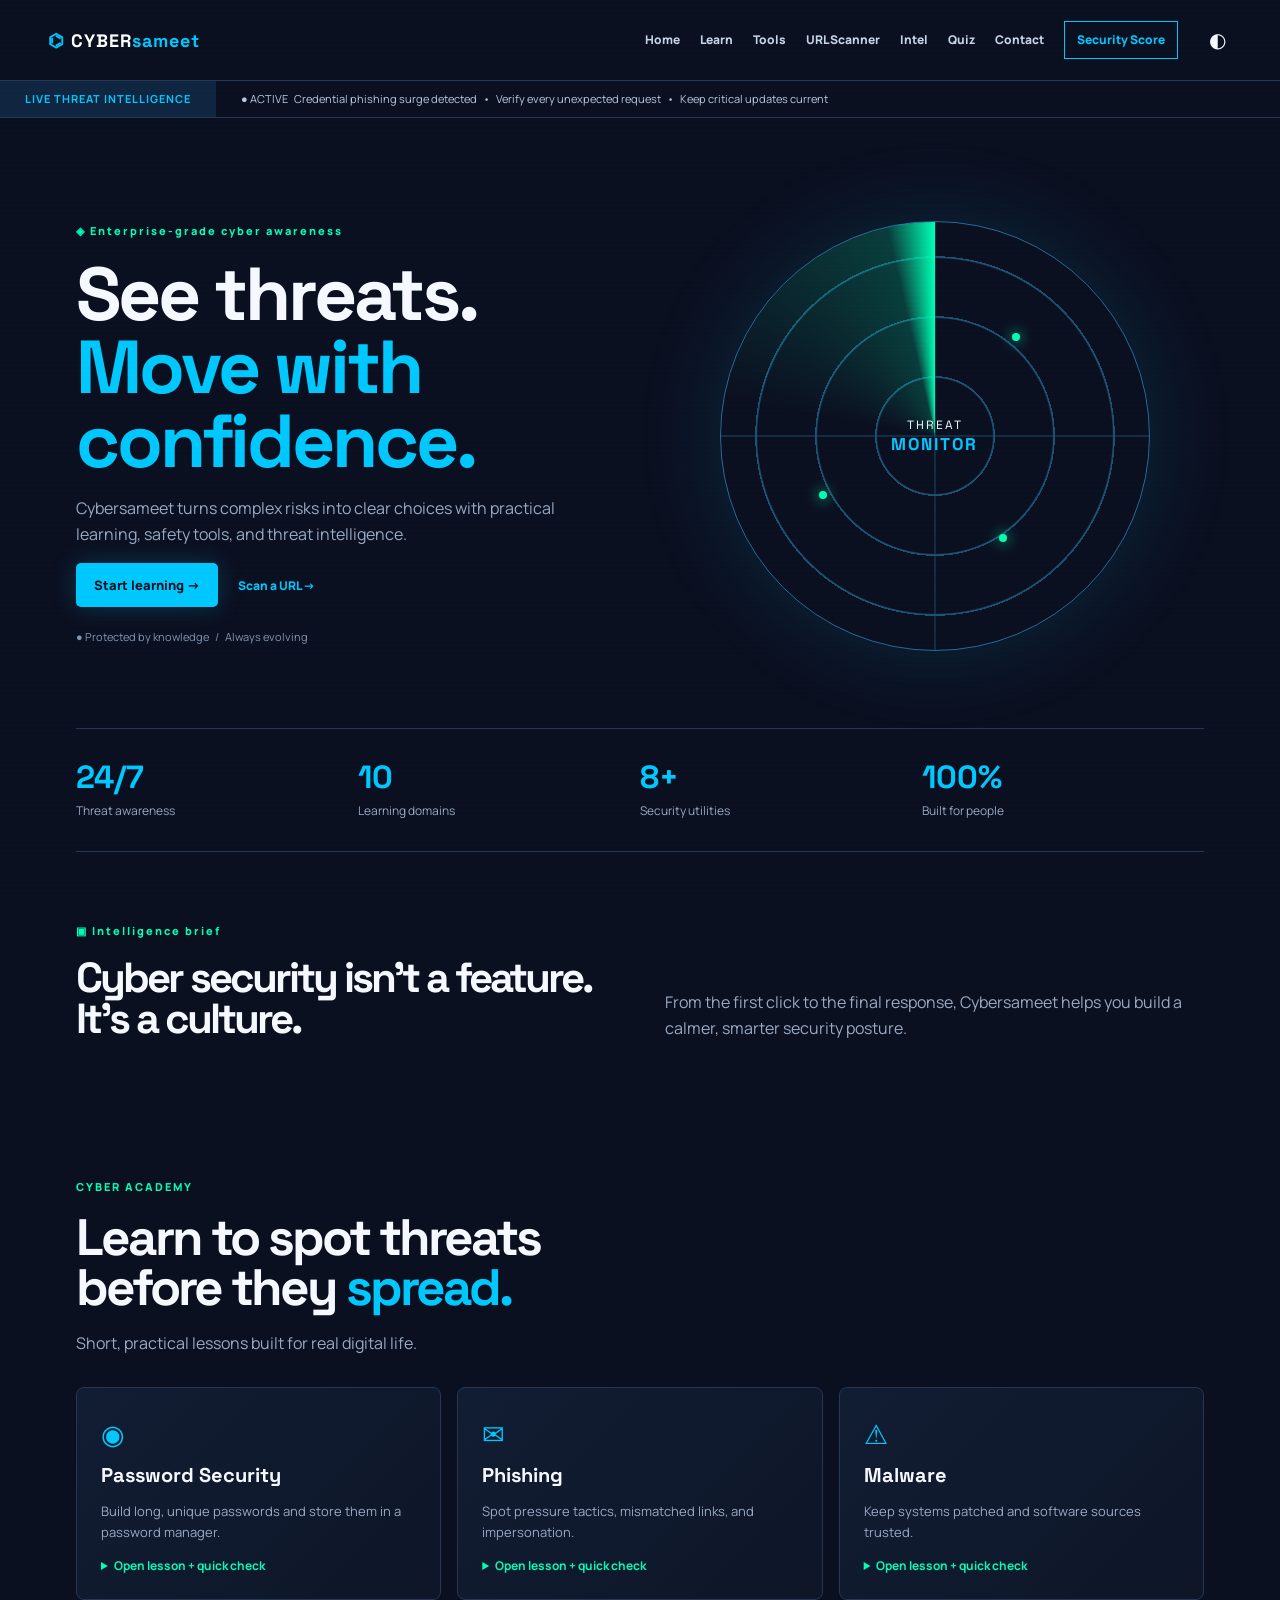
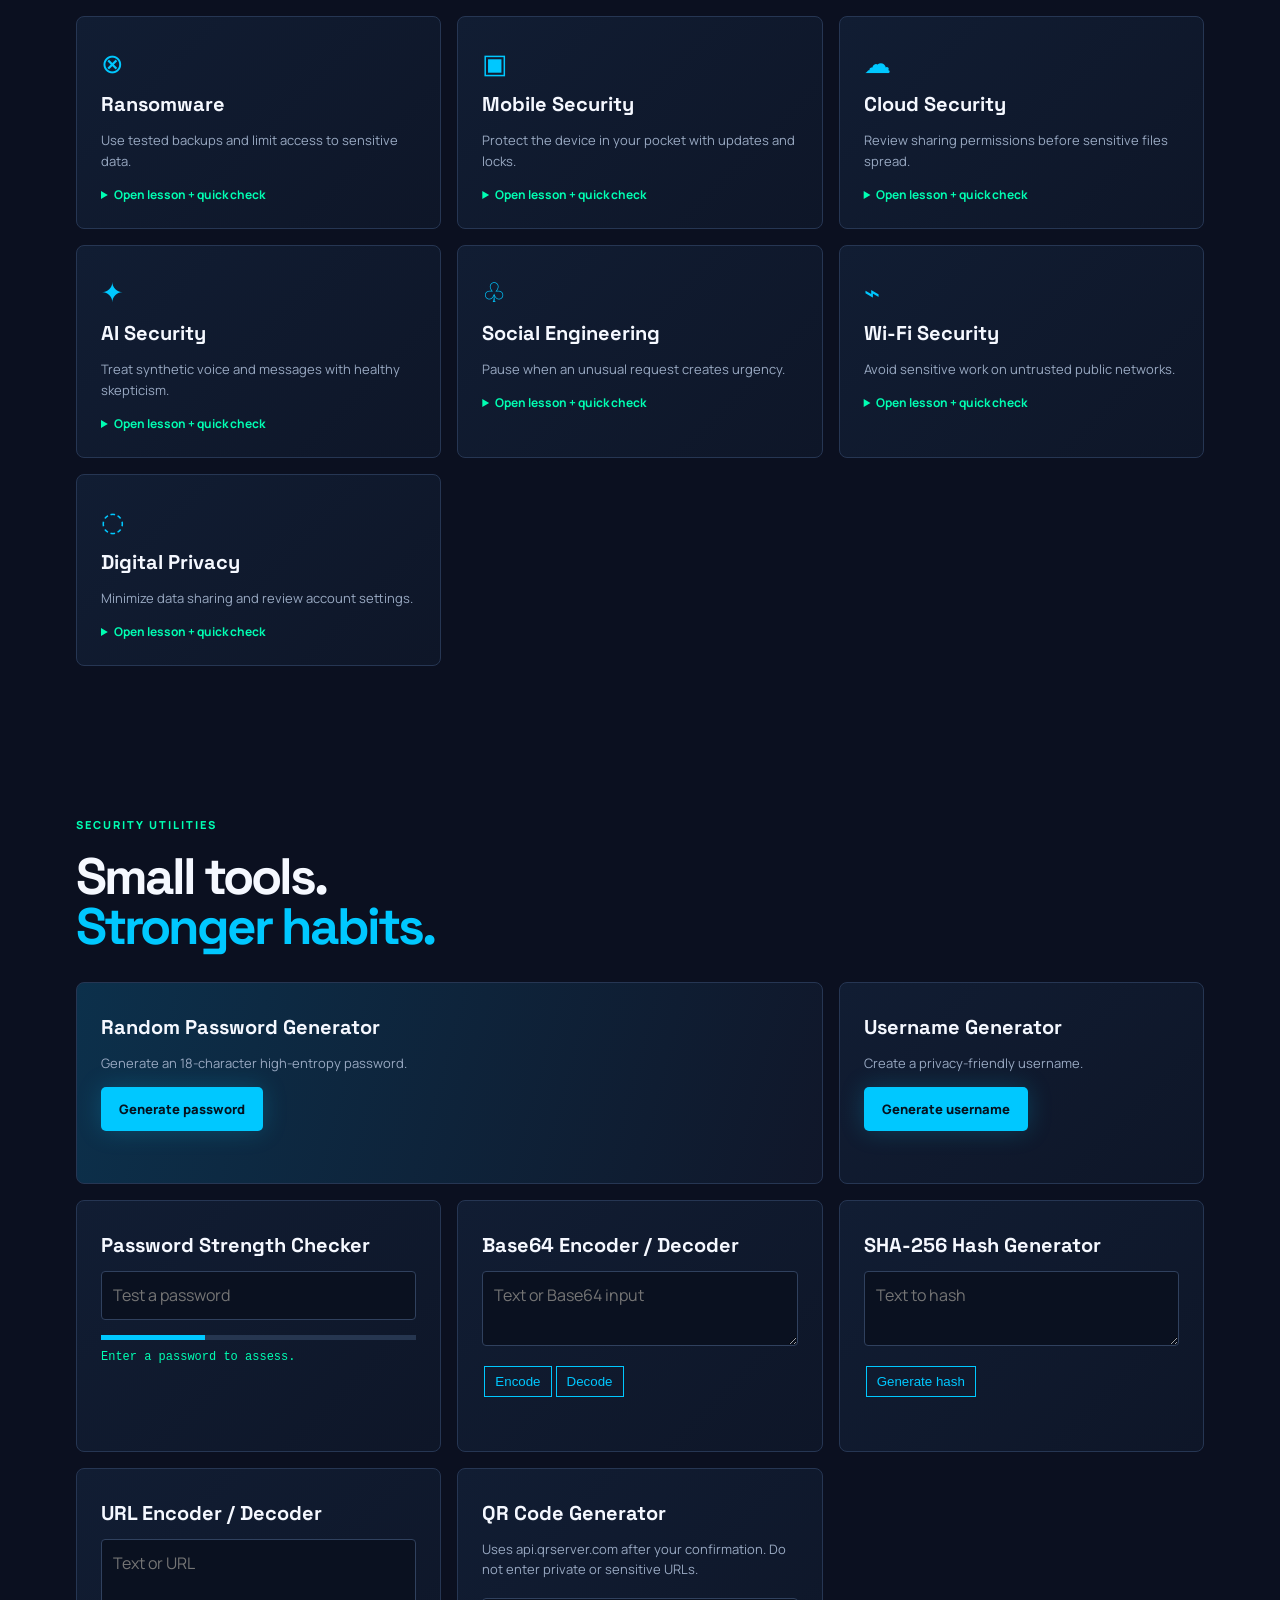
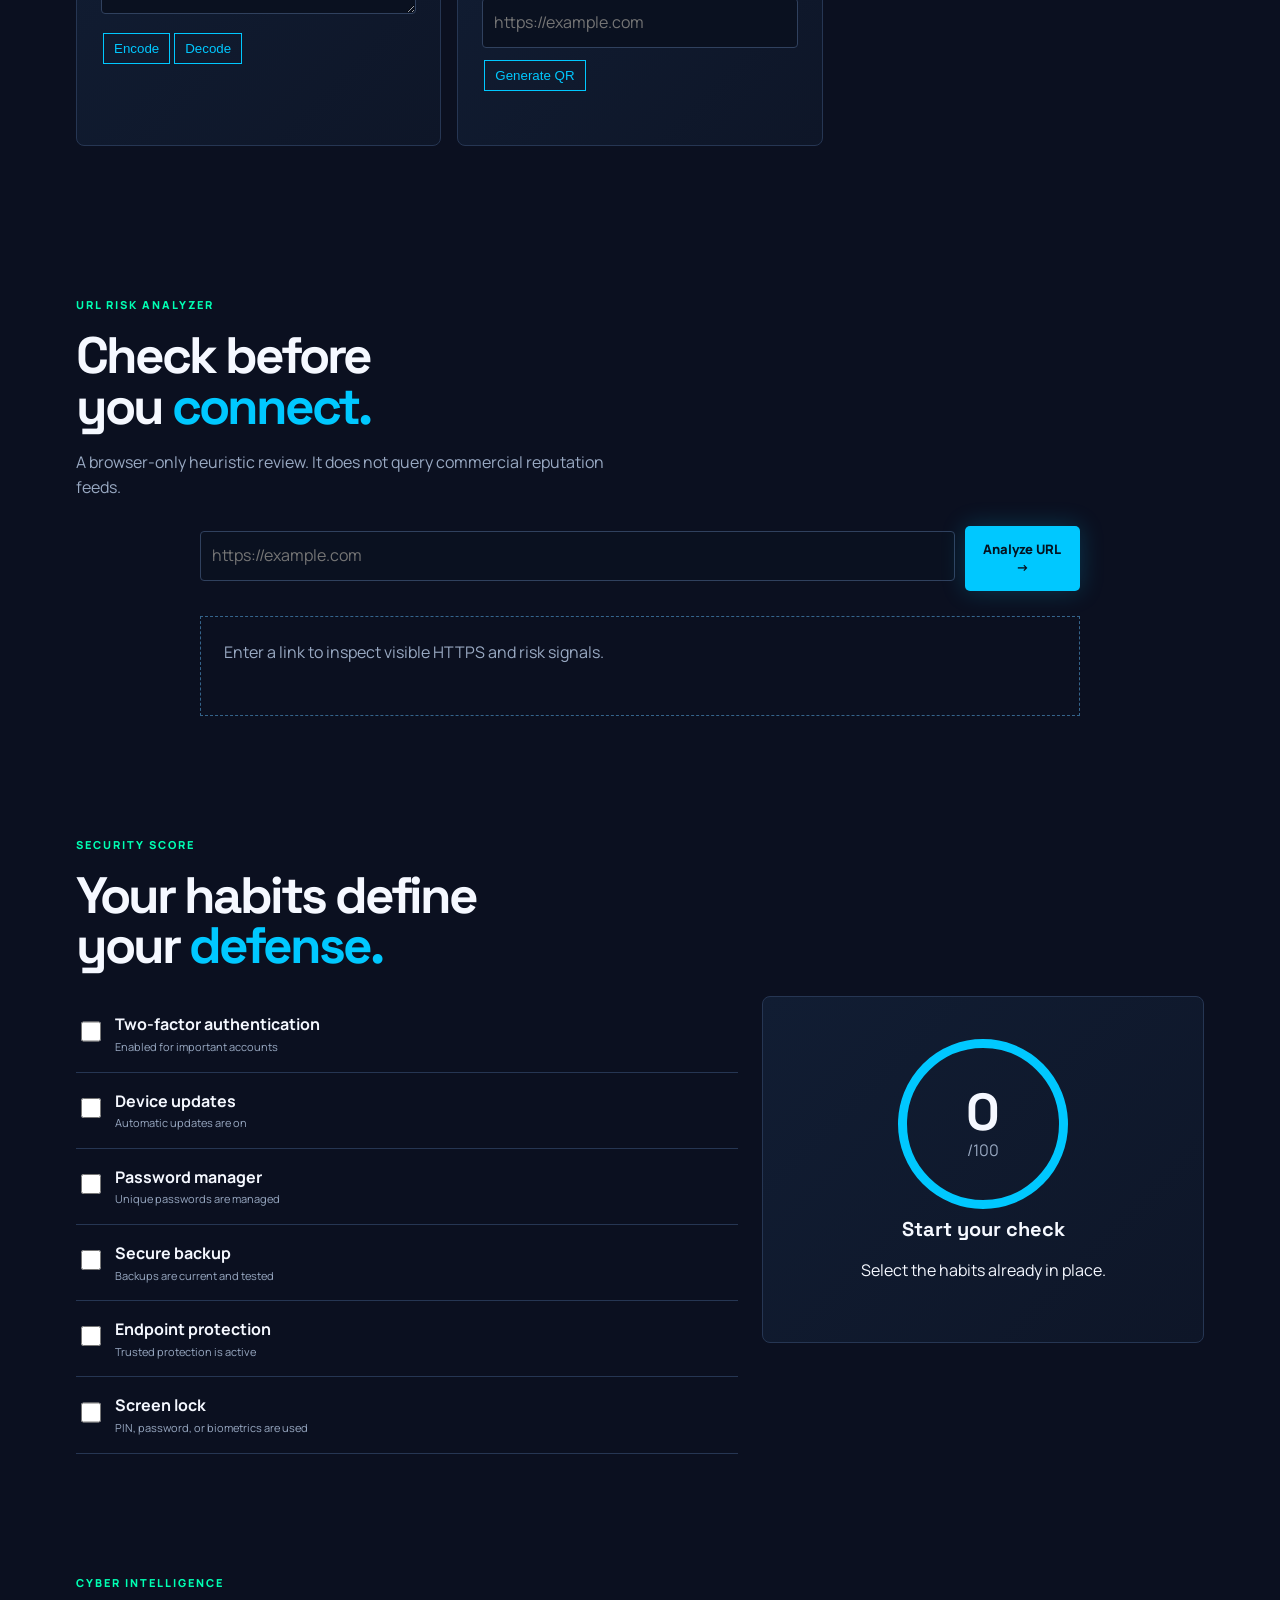
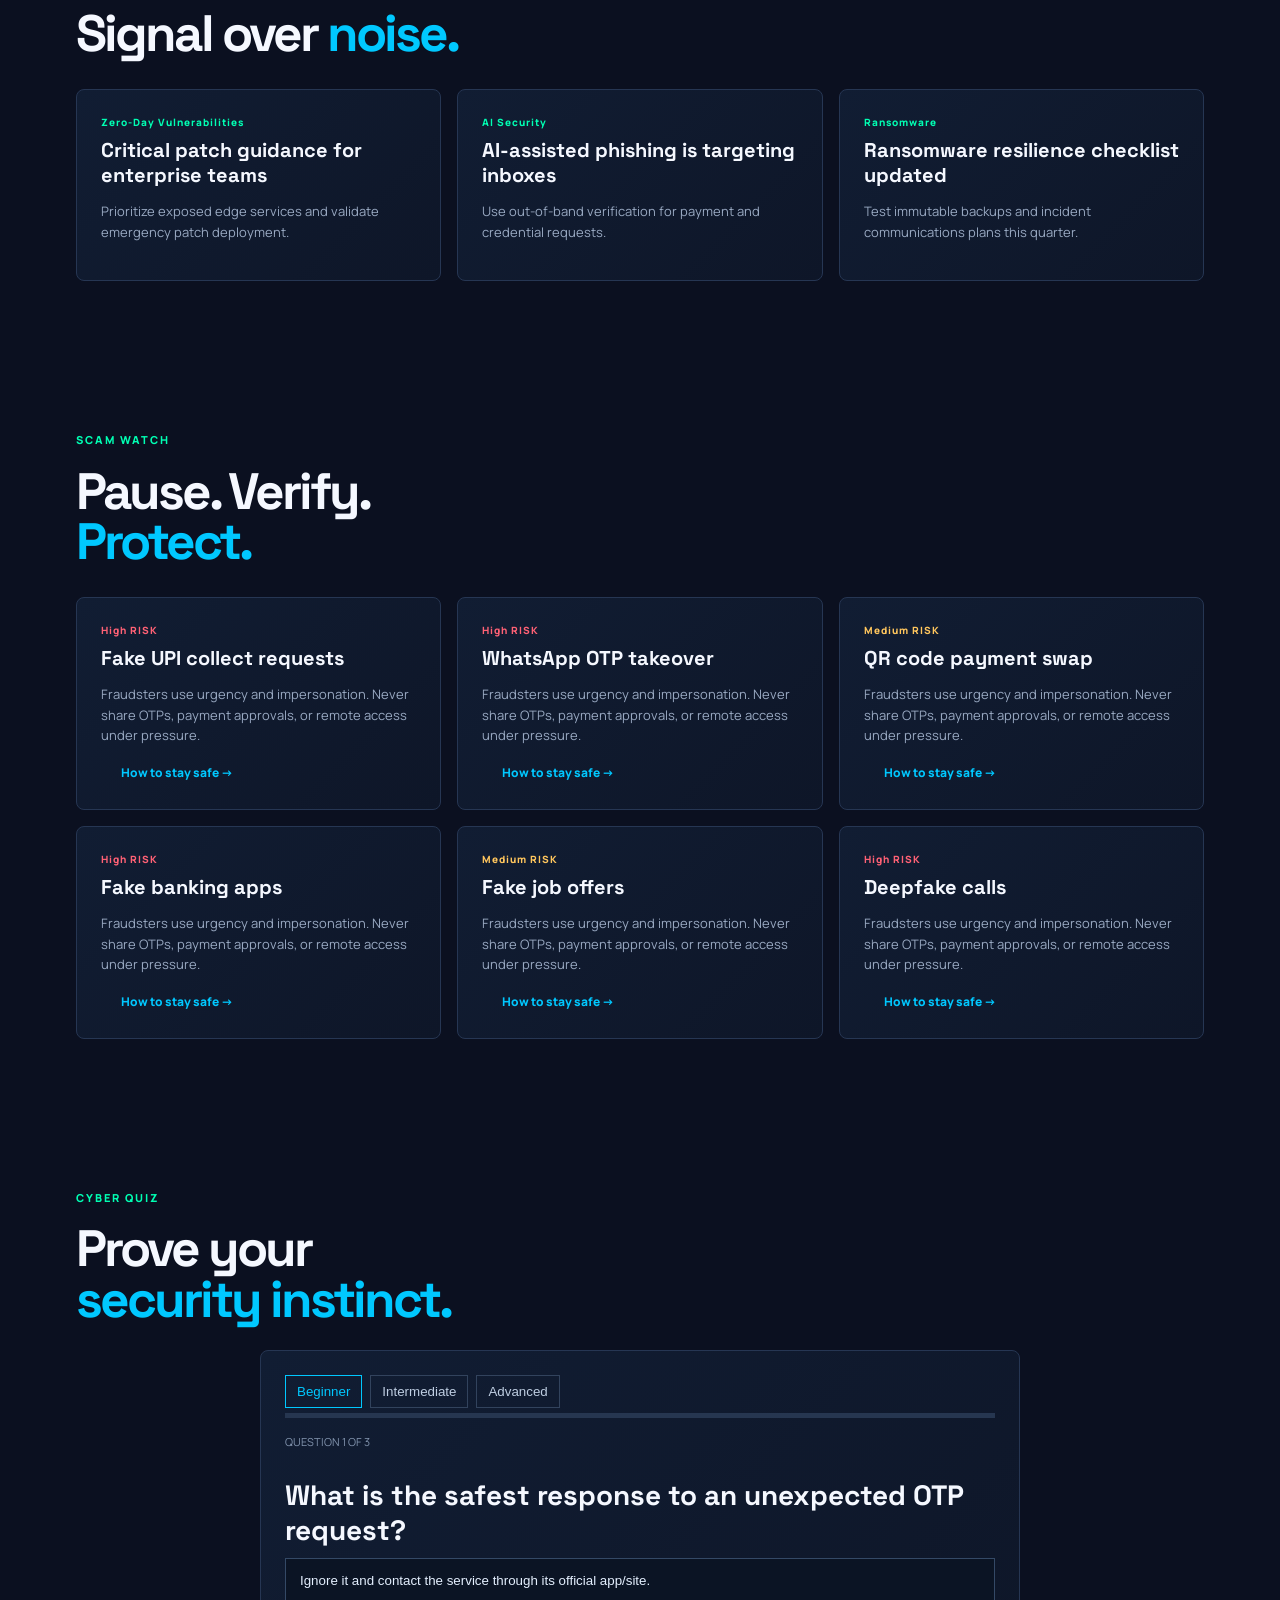
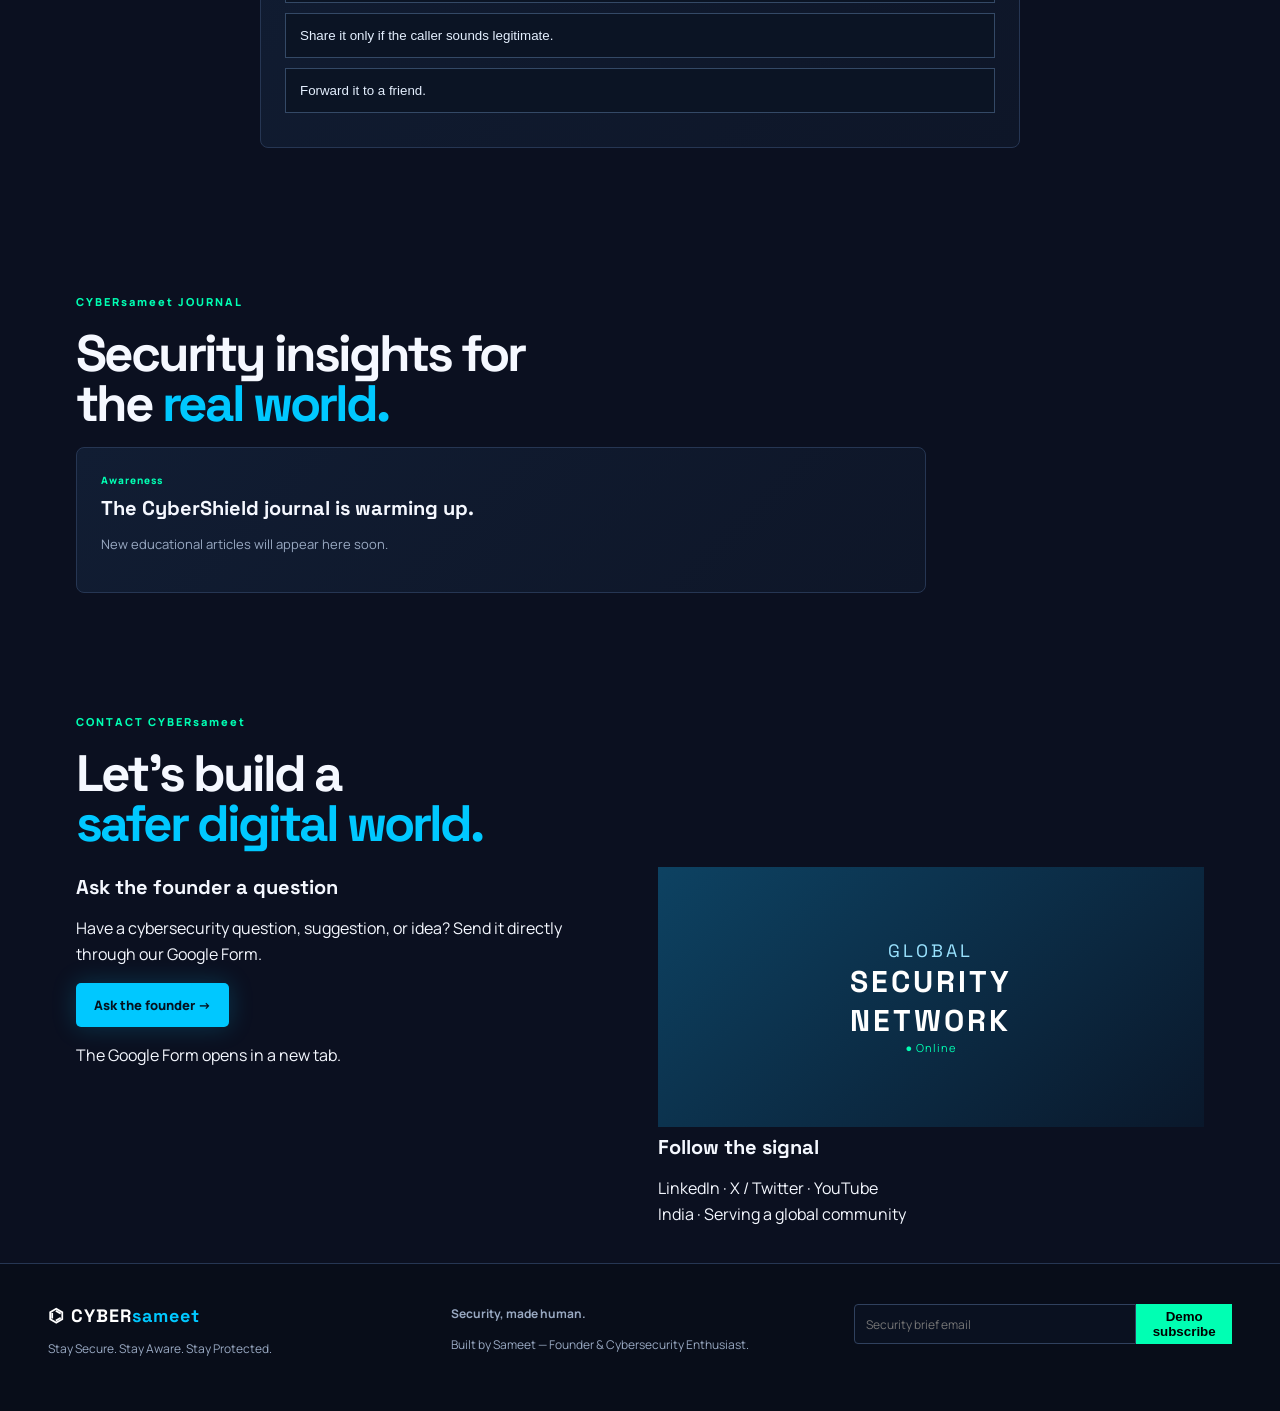
<file: index.html>
<!doctype html>
<html lang="en">
<head>
  <meta charset="utf-8">
  <meta name="viewport" content="width=device-width,initial-scale=1">
  <meta name="theme-color" content="#0b1020">
  <meta name="description" content="Cybersameet — browser-only security awareness learning and utilities.">
  <title>Cybersameet | Stay secure</title>
  <link rel="preconnect" href="https://fonts.googleapis.com">
  <link href="https://fonts.googleapis.com/css2?family=Manrope:wght@400;500;600;700;800&family=Space+Grotesk:wght@500;600;700&display=swap" rel="stylesheet">
  <link rel="manifest" href="manifest.webmanifest"><link rel="stylesheet" href="style.css">
</head>
<body>
  <div class="scanline"></div>
  <header><a class="brand" href="#home"><span>⌬</span> CYBER<b>sameet</b></a><button class="menu" aria-label="Toggle menu">☰</button><nav><a href="#home">Home</a><a href="#learn">Learn</a><a href="#tools">Tools</a><a href="#scanner">URL Scanner</a><a href="#news">Intel</a><a href="#quiz">Quiz</a><a href="#contact">Contact</a><a class="score-link" href="#score">Security Score</a></nav><button id="theme" aria-label="Toggle color mode">◐</button></header>
  <div class="ticker"><b>LIVE THREAT INTELLIGENCE</b><span>● ACTIVE &nbsp; Credential phishing surge detected &nbsp; • &nbsp; Verify every unexpected request &nbsp; • &nbsp; Keep critical updates current</span></div>
  <main>
    <section id="home" class="hero"><div><p class="eyebrow">◈ Enterprise-grade cyber awareness</p><h1>See threats.<br><em>Move with confidence.</em></h1><p class="lead">Cybersameet turns complex risks into clear choices with practical learning, safety tools, and threat intelligence.</p><p><a class="button" href="#learn">Start learning →</a><a class="plain" href="#scanner">Scan a URL →</a></p><small>● Protected by knowledge &nbsp; / &nbsp; Always evolving</small></div><div class="radar"><i></i><strong>THREAT<br><b>MONITOR</b></strong><span class="n one"></span><span class="n two"></span><span class="n three"></span></div></section>
    <section class="stats"><div><b>24/7</b><span>Threat awareness</span></div><div><b>10</b><span>Learning domains</span></div><div><b>8+</b><span>Security utilities</span></div><div><b>100%</b><span>Built for people</span></div></section>
    <section class="intro"><div><p class="eyebrow">▣ Intelligence brief</p><h2>Cyber security isn’t a feature.<br>It’s a culture.</h2></div><p>From the first click to the final response, Cybersameet helps you build a calmer, smarter security posture.</p></section>
    <section id="learn"><p class="eyebrow">CYBER ACADEMY</p><h2>Learn to spot threats<br>before they <em>spread.</em></h2><p class="lead">Short, practical lessons built for real digital life.</p><div class="grid lessons" id="lessons"></div></section>
    <section id="tools"><p class="eyebrow">SECURITY UTILITIES</p><h2>Small tools.<br><em>Stronger habits.</em></h2><div class="grid tools"><article class="wide"><h3>Random Password Generator</h3><p>Generate an 18-character high-entropy password.</p><button class="button" data-action="password">Generate password</button><output></output></article><article><h3>Username Generator</h3><p>Create a privacy-friendly username.</p><button class="button" data-action="username">Generate username</button><output></output></article><article><h3>Password Strength Checker</h3><input id="strength" type="password" placeholder="Test a password"><div class="bar"><i></i></div><output>Enter a password to assess.</output></article><article><h3>Base64 Encoder / Decoder</h3><textarea id="base64" placeholder="Text or Base64 input"></textarea><button data-action="encode">Encode</button><button data-action="decode">Decode</button><output></output></article><article><h3>SHA-256 Hash Generator</h3><textarea id="hash" placeholder="Text to hash"></textarea><button data-action="hash">Generate hash</button><output></output></article><article><h3>URL Encoder / Decoder</h3><textarea id="urlcode" placeholder="Text or URL"></textarea><button data-action="urlencode">Encode</button><button data-action="urldecode">Decode</button><output></output></article><article><h3>QR Code Generator</h3><p>Uses api.qrserver.com after your confirmation. Do not enter private or sensitive URLs.</p><input id="qr" type="url" placeholder="https://example.com"><button data-action="qr">Generate QR</button><output></output></article></div></section>
    <section id="scanner"><p class="eyebrow">URL RISK ANALYZER</p><h2>Check before<br>you <em>connect.</em></h2><p class="lead">A browser-only heuristic review. It does not query commercial reputation feeds.</p><form class="scan"><input id="scanurl" type="url" required placeholder="https://example.com"><button class="button">Analyze URL →</button></form><div class="results" id="scanresults">Enter a link to inspect visible HTTPS and risk signals.</div></section>
    <section id="score"><p class="eyebrow">SECURITY SCORE</p><h2>Your habits define<br>your <em>defense.</em></h2><div class="score-wrap"><div class="checklist" id="checks"></div><aside><div class="ring"><b id="scoreNumber">0</b><span>/100</span></div><h3 id="scoreTitle">Start your check</h3><p id="scoreAdvice">Select the habits already in place.</p></aside></div></section>
    <section id="news"><p class="eyebrow">CYBER INTELLIGENCE</p><h2>Signal over <em>noise.</em></h2><div class="grid" id="newsCards"></div></section>
    <section id="scams"><p class="eyebrow">SCAM WATCH</p><h2>Pause. Verify.<br><em>Protect.</em></h2><div class="grid" id="scamCards"></div></section>
    <section id="quiz"><p class="eyebrow">CYBER QUIZ</p><h2>Prove your<br><em>security instinct.</em></h2><div class="quiz"><div class="levels"><button class="active" data-level="Beginner">Beginner</button><button data-level="Intermediate">Intermediate</button><button data-level="Advanced">Advanced</button></div><div class="bar"><i id="progress"></i></div><div id="question"></div><div id="quizDone" hidden><p class="eyebrow">ASSESSMENT COMPLETE</p><h3>Your score: <em id="quizScore"></em></h3><p id="certText"></p><button class="button" onclick="print()">Print certificate</button></div></div></section>
    <section id="blog"><p class="eyebrow">CYBERsameet JOURNAL</p><h2>Security insights for<br>the <em>real world.</em></h2><div class="blog" id="blogPosts"></div></section>
    <section id="contact"><p class="eyebrow">CONTACT CYBERsameet</p><h2>Let’s build a<br><em>safer digital world.</em></h2><div class="contact"><div class="founder-question"><h3>Ask the founder a question</h3><p>Have a cybersecurity question, suggestion, or idea? Send it directly through our Google Form.</p><a class="button" href="https://docs.google.com/forms/d/e/1FAIpQLSczYGS56IKVWkaY8ndswyCOEdQjepOalvnsc1PfWg9QPXY3Cw/viewform?usp=publish-editor" target="_blank" rel="noopener noreferrer">Ask the founder →</a><p class="question-note">The Google Form opens in a new tab.</p></div><aside><div class="map">GLOBAL<br><b>SECURITY<br>NETWORK</b><span>● Online</span></div><h3>Follow the signal</h3><p>LinkedIn · X / Twitter · YouTube<br>India · Serving a global community</p></aside></div></section>
  </main>
  <footer><div><a class="brand" href="#home">⌬ CYBER<b>sameet</b></a><p>Stay Secure. Stay Aware. Stay Protected.</p></div><div><b>Security, made human.</b><p>Built by Sameet — Founder & Cybersecurity Enthusiast.</p></div><form id="subscribe"><input type="email" required placeholder="Security brief email"><button>Demo subscribe</button></form></footer>
  <div id="toast" role="status"></div><script src="app.js"></script>
</body>
</html>
</file>
<file: style.css>
:root{--bg:#0b1020;--panel:#111a2e;--line:#263653;--text:#f5f8ff;--muted:#99a9c2;--blue:#00c8ff;--green:#00ffb3;--sans:Manrope,Arial,sans-serif;--display:'Space Grotesk',sans-serif}*{box-sizing:border-box}html{scroll-behavior:smooth}body{margin:0;background:var(--bg);color:var(--text);font-family:var(--sans);line-height:1.6}.scanline{position:fixed;inset:0;pointer-events:none;opacity:.09;z-index:10;background:repeating-linear-gradient(0deg,transparent 0 4px,#00c8ff 5px);mix-blend-mode:overlay}header{height:80px;display:flex;align-items:center;gap:25px;max-width:1240px;padding:0 28px;margin:auto}.brand{font:700 18px var(--display);letter-spacing:1px;color:white;text-decoration:none}.brand span,.brand b{color:var(--blue)}nav{margin-left:auto;display:flex;align-items:center;gap:20px}nav a,.plain{font-size:12px;font-weight:800;color:#c7d4e7;text-decoration:none}.score-link{border:1px solid var(--blue);padding:8px 12px;color:var(--blue)!important}.menu,#theme{border:0;background:none;color:var(--text);font-size:20px;cursor:pointer}.menu{display:none;margin-left:auto}.ticker{height:38px;border-block:1px solid var(--line);display:flex;align-items:center;gap:25px;overflow:hidden;font-size:11px;color:#b9c8dd}.ticker b{height:100%;display:flex;align-items:center;background:#102640;color:var(--blue);padding:0 25px;white-space:nowrap;letter-spacing:1px}.ticker span{white-space:nowrap;animation:move 24s linear infinite}main{max-width:1184px;padding:0 28px;margin:auto}section{padding:100px 0 20px}.hero{min-height:610px;display:grid;grid-template-columns:1fr 1fr;align-items:center;gap:50px;padding-top:45px}.eyebrow{margin:0;font-size:11px;letter-spacing:2px;color:var(--green);font-weight:800}.hero h1,h2{font:700 clamp(38px,6vw,75px)/.98 var(--display);letter-spacing:-3px;margin:18px 0}h2{font-size:clamp(34px,4vw,55px)}em{font-style:normal;color:var(--blue)}.lead{font-size:16px;color:var(--muted);max-width:570px}.button{display:inline-block;background:var(--blue);border:0;border-radius:5px;padding:13px 18px;color:#05121f;text-decoration:none;font:800 13px var(--sans);cursor:pointer;box-shadow:0 0 25px #00c8ff35}.button:hover,button:hover{filter:brightness(1.1);transform:translateY(-1px)}.plain{margin-left:20px;color:var(--blue)}small{color:#8294ae;font-size:11px}.radar{width:min(430px,90vw);aspect-ratio:1;border:1px solid #286a96;border-radius:50%;position:relative;overflow:hidden;margin:auto;background:repeating-radial-gradient(circle,transparent 0 19%,#1d5274 19.4% 19.8%),linear-gradient(90deg,transparent 49.8%,#1d5274 50%,transparent 50.2%),linear-gradient(0deg,transparent 49.8%,#1d5274 50%,transparent 50.2%);box-shadow:0 0 90px #00c8ff20}.radar i{position:absolute;inset:-1px;background:conic-gradient(transparent 280deg,#00ffb330 347deg,#00ffb3 360deg);animation:spin 5s linear infinite}.radar strong{position:absolute;inset:0;display:grid;place-content:center;text-align:center;font:12px var(--display);letter-spacing:2px}.radar strong b{font-size:17px;color:var(--blue)}.n{position:absolute;width:8px;height:8px;border-radius:50%;background:var(--green);box-shadow:0 0 14px var(--green);animation:pulse 1.8s infinite}.one{top:26%;left:68%}.two{top:63%;left:23%;animation-delay:.6s}.three{top:73%;left:65%;animation-delay:1s}.stats{display:grid;grid-template-columns:repeat(4,1fr);border-block:1px solid var(--line);padding:28px 0;margin:0 0 70px}.stats b{display:block;color:var(--blue);font:700 32px var(--display)}.stats span{font-size:12px;color:var(--muted)}.intro{display:grid;grid-template-columns:1fr 1fr;gap:50px;padding-top:0}.intro h2{font-size:42px}.intro>p{color:var(--muted);align-self:end}.grid{display:grid;grid-template-columns:repeat(3,1fr);gap:16px;margin:30px 0}.grid article,.blog article,.quiz,.score-wrap aside,.adminforms form{padding:24px;border:1px solid var(--line);border-radius:8px;background:linear-gradient(135deg,#111d33,#0e1628)}h3{font:700 20px/1.25 var(--display);margin:8px 0}article p{font-size:13px;color:var(--muted)}.lesson .icon{font-size:27px;color:var(--blue)}details{font-size:12px;color:#dbe8f8}summary{color:var(--green);font-weight:700;cursor:pointer}.tools .wide{grid-column:span 2;background:linear-gradient(105deg,#0c304b,#10172a)}input,textarea{width:100%;padding:11px;background:#0a1120;border:1px solid #30415e;color:var(--text);font:inherit;border-radius:4px;outline:0;margin:5px 0 10px}textarea{min-height:75px;resize:vertical}input:focus,textarea:focus{border-color:var(--blue)}.tools button:not(.button){border:1px solid var(--blue);background:none;color:var(--blue);padding:7px 10px;margin:2px;cursor:pointer}.tools output{display:block;min-height:20px;color:var(--green);font:12px ui-monospace,monospace;overflow-wrap:anywhere;margin-top:8px}.bar{height:5px;background:#263650;margin:5px 0 10px}.bar i{display:block;width:33%;height:100%;background:var(--blue);transition:.3s}.scan{display:flex;gap:10px;max-width:880px;margin:25px auto}.results{max-width:880px;margin:auto;padding:23px;border:1px dashed #35648b;color:var(--muted);min-height:100px}.result-grid{display:grid;grid-template-columns:repeat(3,1fr);gap:10px}.result-grid div{background:#0c1424;padding:11px;font-size:12px}.result-grid b{display:block;color:var(--green);margin-top:5px}.score-wrap{display:grid;grid-template-columns:1.2fr .8fr;gap:24px;margin-top:25px}.check{display:flex;gap:14px;padding:16px 5px;border-bottom:1px solid var(--line);cursor:pointer}.check input{width:20px;accent-color:var(--green)}.check b,.check small{display:block}.check small{color:var(--muted);font-size:11px}.score-wrap aside{text-align:center;align-self:start;padding:42px}.ring{width:170px;height:170px;display:grid;place-content:center;border:9px solid var(--blue);border-radius:50%;margin:auto}.ring b{font:700 52px/1 var(--display)}.ring span{color:var(--muted)}.quiz{max-width:760px;margin:25px auto}.levels{display:flex;gap:8px}.levels button{background:none;border:1px solid #32435d;padding:8px 11px;color:#bfcee2;cursor:pointer}.levels .active{border-color:var(--blue);color:var(--blue)}#question h3{font-size:28px;margin-top:25px}#question button{display:block;width:100%;padding:14px;margin:10px 0;text-align:left;background:#0b1424;border:1px solid #344966;color:#e4effe;cursor:pointer}.blog{display:grid;gap:15px;max-width:850px}.tag{font-size:10px;color:var(--green);font-weight:800;letter-spacing:1px}.contact{display:grid;grid-template-columns:1fr 1fr;gap:35px}.contact form{display:grid;gap:8px}.contact label{font-size:12px;color:#b7c8dc}.map{min-height:260px;display:grid;place-content:center;text-align:center;background:linear-gradient(140deg,#0d4262,#0a182b),repeating-linear-gradient(45deg,transparent 0 35px,#00c8ff18 36px 38px);font:18px var(--display);letter-spacing:3px;color:#9ae3ff}.map b{font-size:30px;color:white}.map span{display:block;color:var(--green);font:11px var(--sans);letter-spacing:1px}.admin{margin-bottom:85px}.admin>p:not(.eyebrow){color:var(--muted)}#adminLogin{max-width:400px}.dashstats{display:grid;grid-template-columns:repeat(3,1fr);gap:10px;margin:25px 0}.dashstats div{padding:15px;background:#111b30;border:1px solid var(--line);font-size:12px;color:var(--muted)}.dashstats b{display:block;font:700 28px var(--display);color:var(--blue)}.adminforms{display:grid;grid-template-columns:1fr 1fr;gap:15px}.adminforms form{display:grid;gap:8px}.adminforms button,#logout{padding:10px;background:none;border:1px solid var(--blue);color:var(--blue);font-weight:700;cursor:pointer}footer{border-top:1px solid var(--line);padding:40px max(28px,calc((100vw - 1184px)/2));display:grid;grid-template-columns:1fr 1fr 1fr;gap:25px;background:#080d19;color:var(--muted);font-size:12px}footer input{margin:0;border-radius:4px 0 0 4px}footer form{display:flex;height:40px}footer button{border:0;background:var(--green);font-weight:800;padding:0 10px}#toast{position:fixed;bottom:22px;left:50%;translate:-50% 10px;opacity:0;transition:.3s;background:#00c8ff;color:#05121f;padding:10px 15px;font-size:12px;font-weight:800;z-index:20}#toast.show{opacity:1;translate:-50% 0}body.light{--bg:#f2f7fc;--panel:#fff;--line:#cad7e6;--text:#0b1930;--muted:#53647d}body.light .grid article,body.light .blog article,body.light .quiz,body.light .score-wrap aside,body.light .adminforms form{background:#fff}body.light footer{background:#e8eff7}@keyframes spin{to{transform:rotate(360deg)}}@keyframes pulse{50%{transform:scale(2);opacity:.3}}@keyframes move{to{transform:translateX(-35%)}}@media(max-width:800px){header{height:70px;padding:0 18px}.menu{display:block}nav{display:none;position:absolute;z-index:5;top:64px;left:15px;right:15px;padding:15px;background:#101a2e;border:1px solid var(--line);flex-direction:column;align-items:stretch}nav.open{display:flex}.hero,.intro,.score-wrap,.contact{grid-template-columns:1fr}.hero{padding-top:65px;min-height:670px}.radar{width:290px}.stats{grid-template-columns:1fr 1fr;gap:20px}.grid{grid-template-columns:1fr 1fr}.adminforms{grid-template-columns:1fr}footer{grid-template-columns:1fr}.ticker b{padding:0 12px}.scan{flex-direction:column}.result-grid{grid-template-columns:1fr 1fr}}@media(max-width:480px){main{padding:0 18px}.grid{grid-template-columns:1fr}.tools .wide{grid-column:auto}.stats{margin-inline:-18px;padding-inline:18px}.hero h1{font-size:47px}.result-grid{grid-template-columns:1fr}.dashstats{grid-template-columns:1fr 1fr}}

@media print{body *{visibility:hidden}#quizDone,#quizDone *{visibility:visible}#quizDone{position:absolute;top:0;left:0;width:100%;padding:60px 40px;border:2px solid #0b1020;background:#fff;color:#0b1020}#quizDone button{display:none}}
</file>
